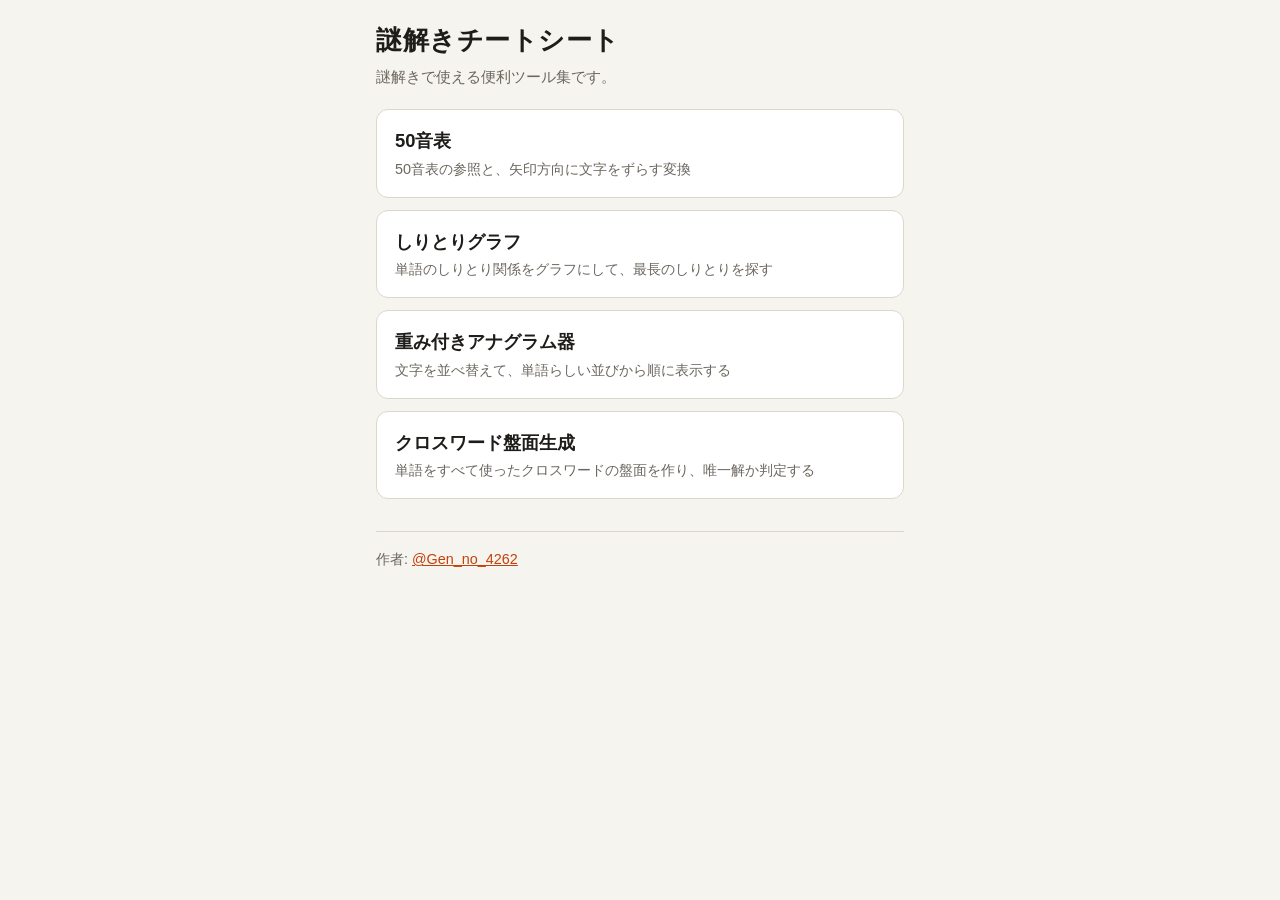
<file: index.html>
<!doctype html>
<html lang="ja">
<head>
  <meta charset="utf-8">
  <meta name="viewport" content="width=device-width, initial-scale=1">
  <title>謎解きチートシート</title>
  <meta name="description" content="謎解きで使える便利ツール集">
  <link rel="stylesheet" href="css/style.css">
</head>
<body>
  <main class="page">
    <h1>謎解きチートシート</h1>
    <p class="lead">謎解きで使える便利ツール集です。</p>

    <!-- 機能を追加するときは、ここに <li> を追加する -->
    <ul class="tool-list">
      <li>
        <a class="tool-card" href="gojuon.html">
          <h2>50音表</h2>
          <p>50音表の参照と、矢印方向に文字をずらす変換</p>
        </a>
      </li>
      <li>
        <a class="tool-card" href="shiritori.html">
          <h2>しりとりグラフ</h2>
          <p>単語のしりとり関係をグラフにして、最長のしりとりを探す</p>
        </a>
      </li>
      <li>
        <a class="tool-card" href="anagram.html">
          <h2>重み付きアナグラム器</h2>
          <p>文字を並べ替えて、単語らしい並びから順に表示する</p>
        </a>
      </li>
      <li>
        <a class="tool-card" href="crossword.html">
          <h2>クロスワード盤面生成</h2>
          <p>単語をすべて使ったクロスワードの盤面を作り、唯一解か判定する</p>
        </a>
      </li>
    </ul>

    <footer class="site-footer">
      作者: <a href="https://x.com/Gen_no_4262" target="_blank" rel="noopener">@Gen_no_4262</a>
    </footer>
  </main>
</body>
</html>
</file>
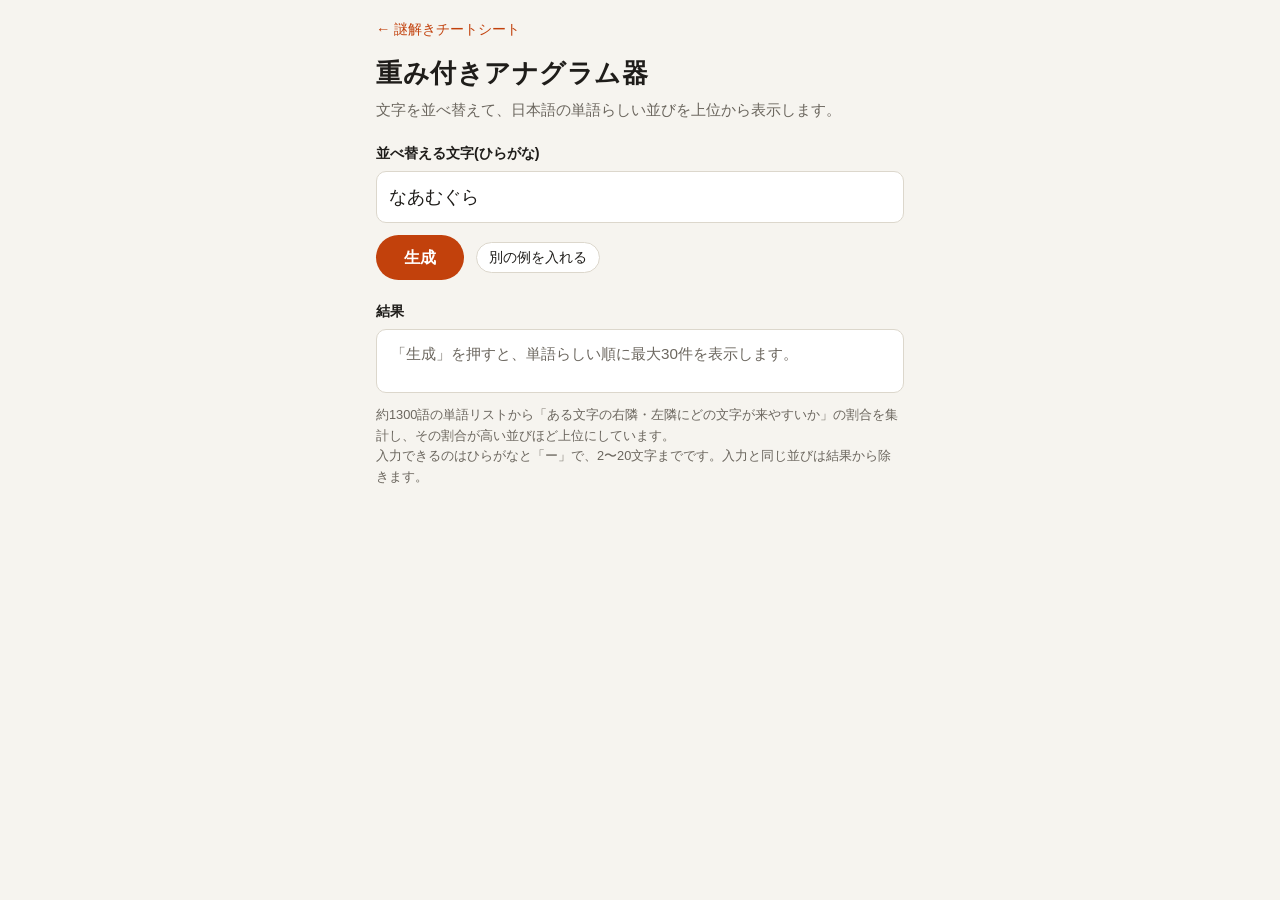
<file: anagram.html>
<!doctype html>
<html lang="ja">
<head>
  <meta charset="utf-8">
  <meta name="viewport" content="width=device-width, initial-scale=1">
  <title>重み付きアナグラム器 | 謎解きチートシート</title>
  <link rel="stylesheet" href="css/style.css">
</head>
<body>
  <main class="page">
    <a class="back" href="index.html">← 謎解きチートシート</a>
    <h1>重み付きアナグラム器</h1>
    <p class="lead">文字を並べ替えて、日本語の単語らしい並びを上位から表示します。</p>

    <label class="field-label" for="src">並べ替える文字(ひらがな)</label>
    <input class="text-input" id="src" type="text" autocomplete="off" spellcheck="false">

    <div class="button-row">
      <button type="button" class="primary-btn" id="generate">生成</button>
      <button type="button" class="copy-btn" id="example">別の例を入れる</button>
    </div>
    <p class="error" id="error" role="alert" hidden></p>

    <div class="output-head section-gap">
      <span class="field-label">結果</span>
      <span class="hint" id="result-info"></span>
    </div>
    <div class="output result-output" id="result" aria-live="polite">
      <p class="placeholder">「生成」を押すと、単語らしい順に最大30件を表示します。</p>
    </div>

    <p class="note">
      約1300語の単語リストから「ある文字の右隣・左隣にどの文字が来やすいか」の割合を集計し、その割合が高い並びほど上位にしています。<br>
      入力できるのはひらがなと「ー」で、2〜20文字までです。入力と同じ並びは結果から除きます。
    </p>
  </main>

  <script src="js/anagram-data.js"></script>
  <script src="js/anagram.js"></script>
</body>
</html>
</file>
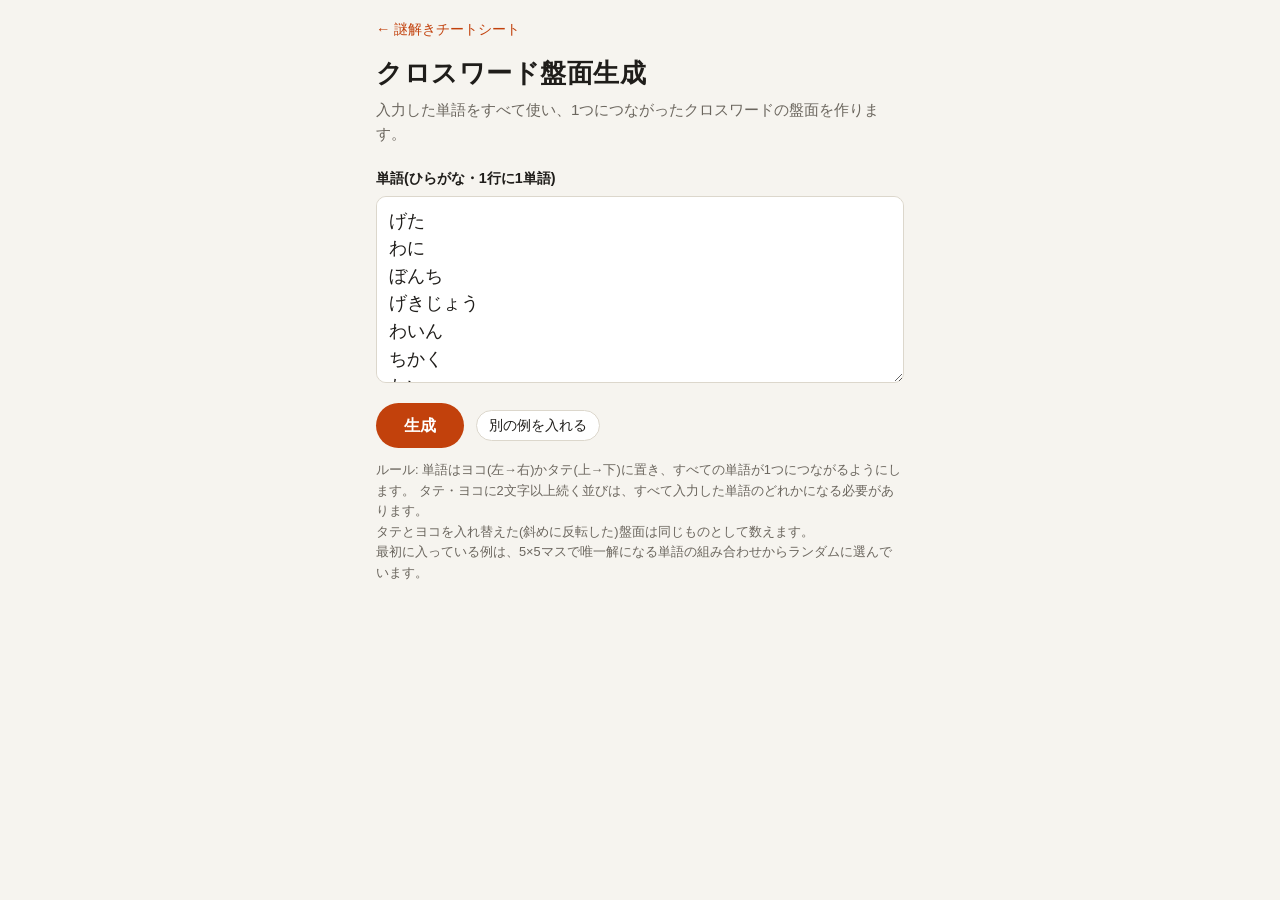
<file: crossword.html>
<!doctype html>
<html lang="ja">
<head>
  <meta charset="utf-8">
  <meta name="viewport" content="width=device-width, initial-scale=1">
  <title>クロスワード盤面生成 | 謎解きチートシート</title>
  <link rel="stylesheet" href="css/style.css">
</head>
<body>
  <main class="page">
    <a class="back" href="index.html">← 謎解きチートシート</a>
    <h1>クロスワード盤面生成</h1>
    <p class="lead">入力した単語をすべて使い、1つにつながったクロスワードの盤面を作ります。</p>

    <label class="field-label" for="words">単語(ひらがな・1行に1単語)</label>
    <textarea class="text-input words-input" id="words" rows="6" spellcheck="false" autocomplete="off"></textarea>

    <div class="button-row">
      <button type="button" class="primary-btn" id="generate">生成</button>
      <button type="button" class="copy-btn" id="example">別の例を入れる</button>
    </div>
    <p class="error" id="error" role="alert" hidden></p>

    <div class="section-gap" id="result" hidden>
      <p class="status" id="status"></p>
      <div class="board-nav" id="nav" hidden>
        <button type="button" class="copy-btn" id="prev" aria-label="前の盤面">← 前</button>
        <span class="hint" id="nav-label"></span>
        <button type="button" class="copy-btn" id="next" aria-label="次の盤面">次 →</button>
      </div>
      <div class="board-wrap">
        <div class="board" id="board" role="img" aria-label="クロスワードの盤面"></div>
      </div>
      <div class="clues" id="clues"></div>
    </div>

    <p class="note">
      ルール: 単語はヨコ(左→右)かタテ(上→下)に置き、すべての単語が1つにつながるようにします。
      タテ・ヨコに2文字以上続く並びは、すべて入力した単語のどれかになる必要があります。<br>
      タテとヨコを入れ替えた(斜めに反転した)盤面は同じものとして数えます。<br>
      最初に入っている例は、5×5マスで唯一解になる単語の組み合わせからランダムに選んでいます。
    </p>
  </main>

  <script src="js/crossword-presets.js"></script>
  <script src="js/crossword.js"></script>
</body>
</html>
</file>
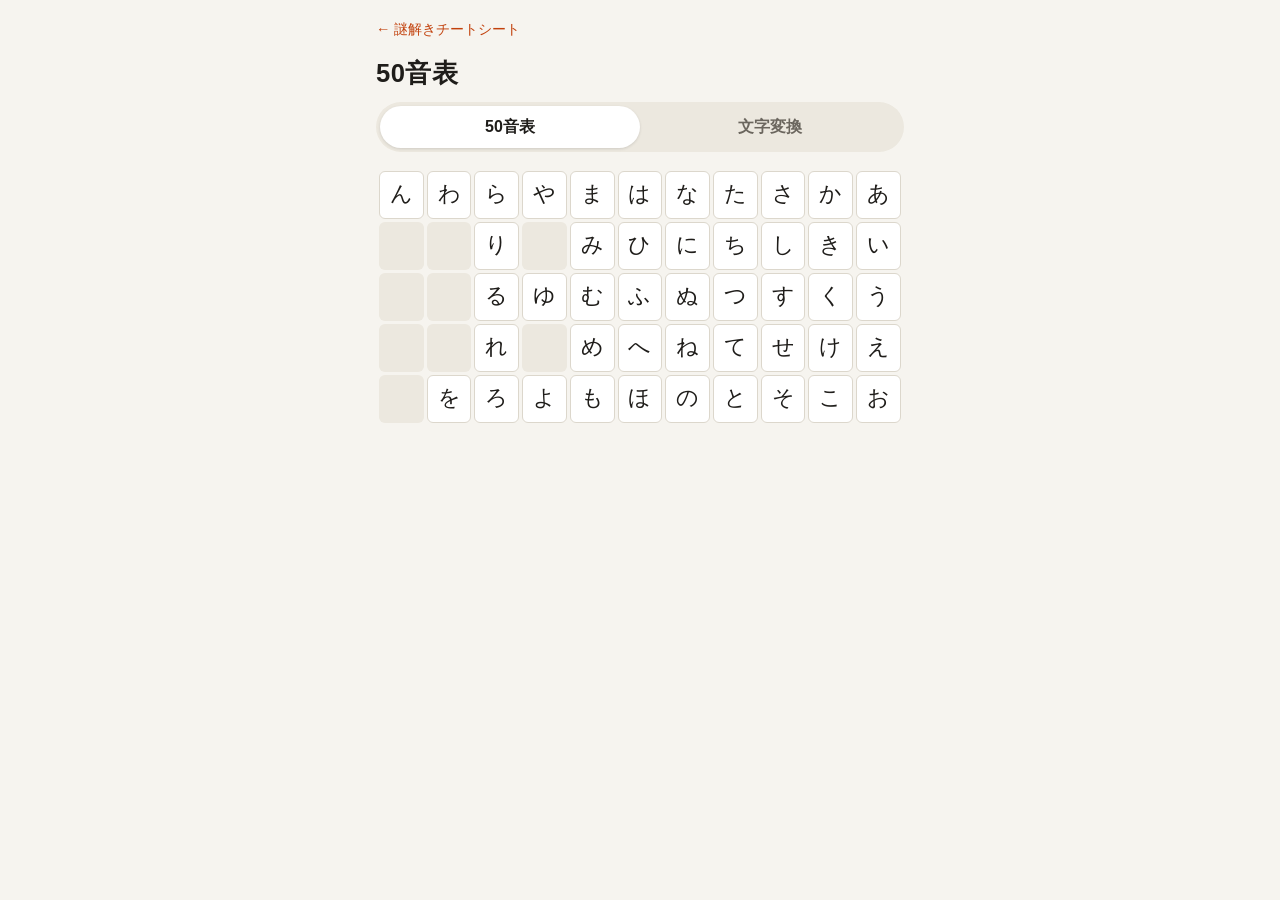
<file: gojuon.html>
<!doctype html>
<html lang="ja">
<head>
  <meta charset="utf-8">
  <meta name="viewport" content="width=device-width, initial-scale=1">
  <title>50音表 | 謎解きチートシート</title>
  <link rel="stylesheet" href="css/style.css">
</head>
<body>
  <main class="page">
    <a class="back" href="index.html">← 謎解きチートシート</a>
    <h1>50音表</h1>

    <div class="toggle" role="tablist" aria-label="機能の切り替え">
      <button type="button" role="tab" id="tab-table" aria-controls="panel-table" aria-selected="true">50音表</button>
      <button type="button" role="tab" id="tab-convert" aria-controls="panel-convert" aria-selected="false">文字変換</button>
    </div>

    <!-- サブ機能1: 50音表 -->
    <section class="panel" id="panel-table" role="tabpanel" aria-labelledby="tab-table">
      <table class="gojuon" id="gojuon-table" aria-label="50音表"></table>
    </section>

    <!-- サブ機能2: 文字変換 -->
    <section class="panel" id="panel-convert" role="tabpanel" aria-labelledby="tab-convert" hidden>
      <label class="field-label" for="src">変換する文字(ひらがな・カタカナ)</label>
      <input class="text-input" id="src" type="text" autocomplete="off" placeholder="例: なぞとき">

      <div class="controls">
        <button type="button" class="arrow-btn" id="arrow" aria-label="方向: 上(押すと45度回転)">
          <svg viewBox="0 0 24 24" fill="none" stroke="currentColor" stroke-width="2.4" stroke-linecap="round" stroke-linejoin="round" aria-hidden="true">
            <line x1="12" y1="20" x2="12" y2="4"/>
            <polyline points="5 11 12 4 19 11"/>
          </svg>
        </button>
        <div class="control-group">
          <span class="hint" id="dir-label">方向: 上</span>
          <label class="hint" for="num">ずらす数</label>
          <select class="num-select" id="num"></select>
        </div>
      </div>

      <div class="output-head">
        <span class="field-label">出力結果</span>
        <button type="button" class="copy-btn" id="copy">コピー</button>
      </div>
      <div class="output" id="out" aria-live="polite"></div>

      <p class="note">
        50音表の範囲外や空きマスにずれた文字は X になります。<br>
        濁点・半濁点・小さい文字は元の文字(例: が→か、っ→つ)として扱います。
      </p>
    </section>
  </main>

  <script src="js/gojuon.js"></script>
</body>
</html>
</file>
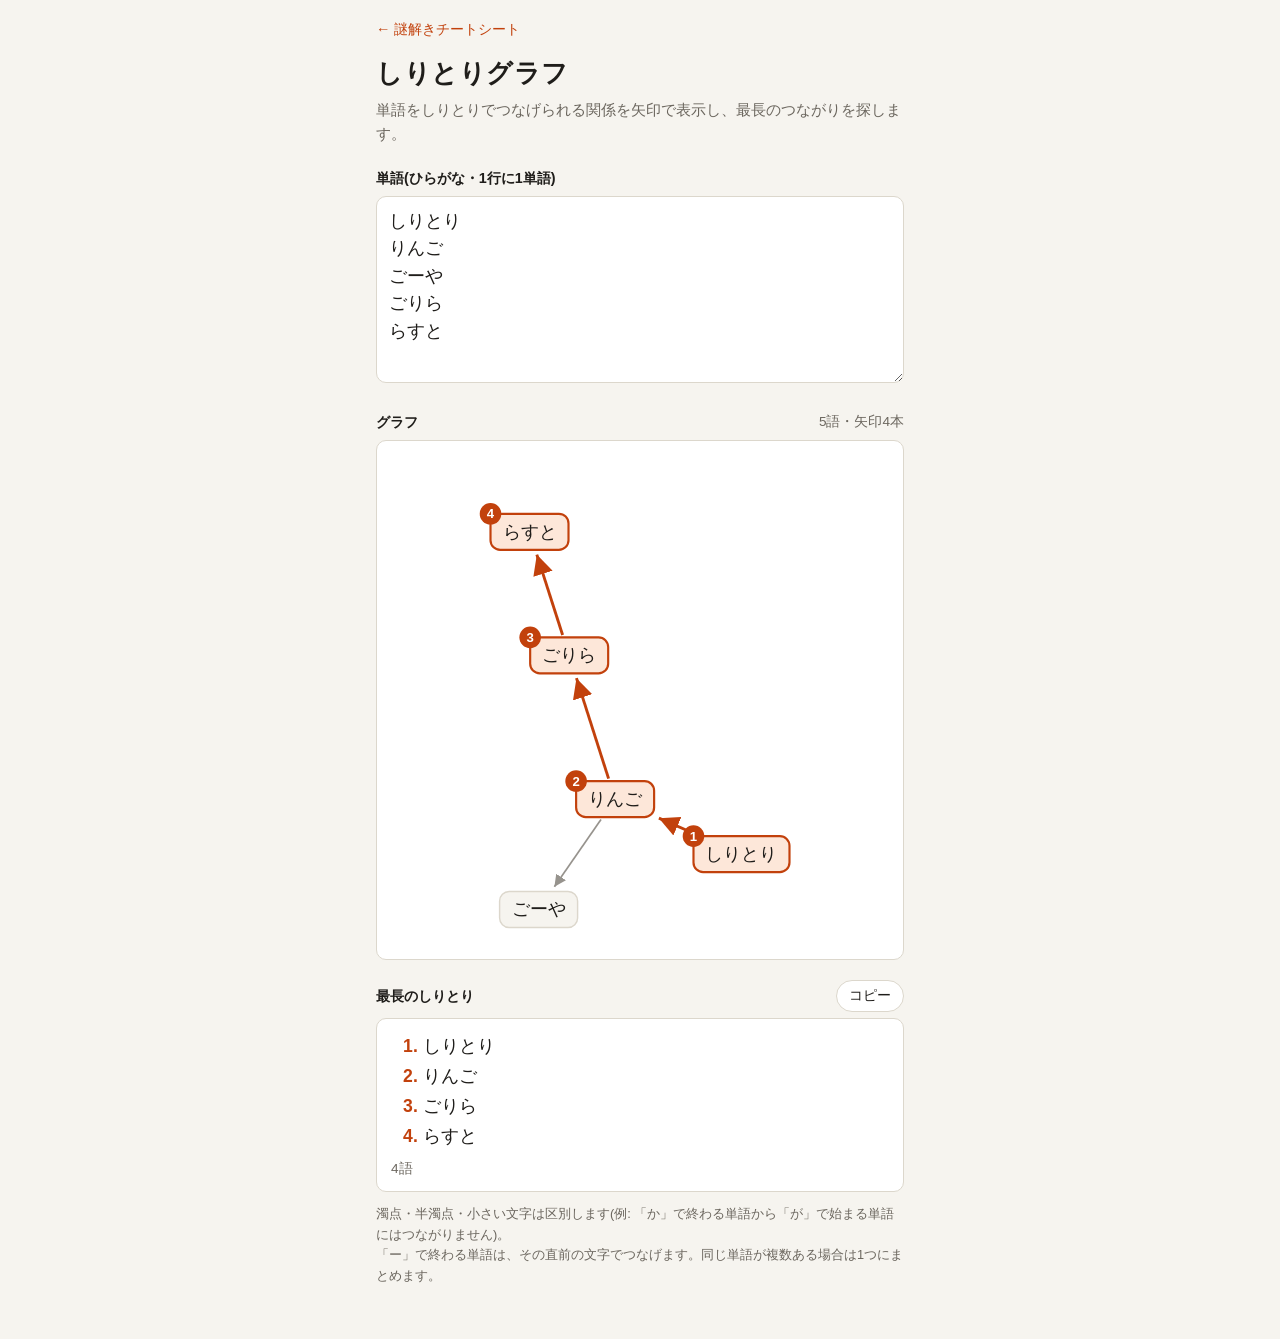
<file: shiritori.html>
<!doctype html>
<html lang="ja">
<head>
  <meta charset="utf-8">
  <meta name="viewport" content="width=device-width, initial-scale=1">
  <title>しりとりグラフ | 謎解きチートシート</title>
  <link rel="stylesheet" href="css/style.css">
</head>
<body>
  <main class="page">
    <a class="back" href="index.html">← 謎解きチートシート</a>
    <h1>しりとりグラフ</h1>
    <p class="lead">単語をしりとりでつなげられる関係を矢印で表示し、最長のつながりを探します。</p>

    <label class="field-label" for="words">単語(ひらがな・1行に1単語)</label>
    <textarea class="text-input words-input" id="words" rows="6" spellcheck="false" autocomplete="off">しりとり
りんご
ごーや
ごりら
らすと</textarea>
    <p class="error" id="error" role="alert" hidden></p>

    <div class="output-head section-gap">
      <span class="field-label">グラフ</span>
      <span class="hint" id="graph-info"></span>
    </div>
    <div class="graph-area" id="graph"></div>

    <div class="output-head section-gap">
      <span class="field-label">最長のしりとり</span>
      <button type="button" class="copy-btn" id="copy">コピー</button>
    </div>
    <div class="output path-output" id="path" aria-live="polite"></div>

    <p class="note">
      濁点・半濁点・小さい文字は区別します(例: 「か」で終わる単語から「が」で始まる単語にはつながりません)。<br>
      「ー」で終わる単語は、その直前の文字でつなげます。同じ単語が複数ある場合は1つにまとめます。
    </p>
  </main>

  <script src="js/shiritori.js"></script>
</body>
</html>
</file>
<file: css/style.css>
:root {
  --bg: #f6f4ef;
  --surface: #ffffff;
  --text: #1f1d1a;
  --muted: #6b665e;
  --border: #dcd7cc;
  --accent: #c2410c;
  --accent-soft: #fde7d9;
  --empty: #ece8df;
  --radius: 12px;
  --block: #2a2723;
}

@media (prefers-color-scheme: dark) {
  :root:not([data-theme="light"]) {
    --bg: #171614;
    --surface: #22201d;
    --text: #eeeae3;
    --muted: #a39d93;
    --border: #3a3631;
    --accent: #fb923c;
    --accent-soft: #3d2614;
    --empty: #2b2925;
    --block: #0a0908;
  }
}

* { box-sizing: border-box; }

html { -webkit-text-size-adjust: 100%; }

body {
  margin: 0;
  background: var(--bg);
  color: var(--text);
  font-family: "Hiragino Sans", "Hiragino Kaku Gothic ProN", "Noto Sans JP", "Yu Gothic UI", "Meiryo", sans-serif;
  line-height: 1.6;
}

.page {
  max-width: 560px;
  margin: 0 auto;
  padding: 16px 16px 40px;
}

a { color: var(--accent); }

.back {
  display: inline-block;
  font-size: 0.9rem;
  text-decoration: none;
  margin-bottom: 8px;
}
.back:hover { text-decoration: underline; }

h1 {
  font-size: 1.6rem;
  margin: 4px 0 4px;
  letter-spacing: 0.02em;
}

.lead {
  color: var(--muted);
  margin: 0 0 20px;
  font-size: 0.95rem;
}

/* ---------- メインページ ---------- */
.tool-list {
  list-style: none;
  padding: 0;
  margin: 0;
  display: grid;
  gap: 12px;
}

.tool-card {
  display: block;
  padding: 16px 18px;
  background: var(--surface);
  border: 1px solid var(--border);
  border-radius: var(--radius);
  color: var(--text);
  text-decoration: none;
  transition: border-color 0.15s, transform 0.15s;
}
.tool-card:hover { border-color: var(--accent); transform: translateY(-1px); }
.tool-card h2 { font-size: 1.15rem; margin: 0 0 2px; }
.tool-card p { margin: 0; color: var(--muted); font-size: 0.9rem; }

.site-footer {
  margin-top: 32px;
  padding-top: 16px;
  border-top: 1px solid var(--border);
  color: var(--muted);
  font-size: 0.9rem;
}

/* ---------- トグル(セグメント) ---------- */
.toggle {
  display: flex;
  background: var(--empty);
  border-radius: 999px;
  padding: 4px;
  margin: 8px 0 16px;
}
.toggle button {
  flex: 1;
  border: 0;
  background: transparent;
  color: var(--muted);
  font: inherit;
  font-weight: 600;
  padding: 8px 12px;
  border-radius: 999px;
  cursor: pointer;
  transition: background 0.15s, color 0.15s;
}
.toggle button[aria-selected="true"] {
  background: var(--surface);
  color: var(--text);
  box-shadow: 0 1px 3px rgba(0, 0, 0, 0.12);
}

.panel[hidden] { display: none; }

/* ---------- 50音表 ---------- */
.gojuon {
  width: 100%;
  border-collapse: separate;
  border-spacing: 3px;
  table-layout: fixed;
}
.gojuon td {
  text-align: center;
  vertical-align: middle;
  background: var(--surface);
  border: 1px solid var(--border);
  border-radius: 6px;
  font-size: clamp(0.95rem, 4.6vw, 1.35rem);
  height: clamp(36px, 10vw, 48px);
  padding: 0;
}
.gojuon td.empty {
  background: var(--empty);
  border-color: transparent;
}
.gojuon td.hit {
  background: var(--accent-soft);
  border-color: var(--accent);
}

/* ---------- 文字変換 ---------- */
.field-label {
  display: block;
  font-weight: 600;
  font-size: 0.9rem;
  margin-bottom: 6px;
}

.text-input {
  width: 100%;
  font: inherit;
  font-size: 1.15rem;
  padding: 10px 12px;
  border: 1px solid var(--border);
  border-radius: 10px;
  background: var(--surface);
  color: var(--text);
}
.text-input:focus { outline: 2px solid var(--accent); outline-offset: 1px; }

.controls {
  display: flex;
  align-items: center;
  gap: 16px;
  margin: 16px 0;
}

.arrow-btn {
  width: 64px;
  height: 64px;
  border-radius: 50%;
  border: 1px solid var(--border);
  background: var(--surface);
  color: var(--accent);
  cursor: pointer;
  display: grid;
  place-items: center;
  flex-shrink: 0;
}
.arrow-btn:active { transform: scale(0.96); }
.arrow-btn svg {
  width: 36px;
  height: 36px;
  transition: transform 0.2s ease;
}

.control-group { display: flex; flex-direction: column; gap: 4px; }
.control-group .hint { font-size: 0.85rem; color: var(--muted); }

.num-select {
  font: inherit;
  font-size: 1.1rem;
  padding: 8px 12px;
  border: 1px solid var(--border);
  border-radius: 10px;
  background: var(--surface);
  color: var(--text);
  min-width: 80px;
}

.output {
  min-height: 64px;
  padding: 12px 14px;
  background: var(--surface);
  border: 1px solid var(--border);
  border-radius: 10px;
  font-size: 1.5rem;
  letter-spacing: 0.08em;
  word-break: break-all;
}
.output .x { color: var(--accent); font-weight: 700; }
.output .placeholder { color: var(--muted); font-size: 0.95rem; letter-spacing: 0; }

.output-head {
  display: flex;
  justify-content: space-between;
  align-items: center;
  margin-bottom: 6px;
}
.output-head .field-label { margin: 0; }

.copy-btn {
  font: inherit;
  font-size: 0.85rem;
  padding: 4px 12px;
  border: 1px solid var(--border);
  border-radius: 999px;
  background: var(--surface);
  color: var(--text);
  cursor: pointer;
}

.note {
  margin-top: 12px;
  font-size: 0.8rem;
  color: var(--muted);
}

/* ---------- 共通 ---------- */
.section-gap { margin-top: 20px; }
.hint { font-size: 0.85rem; color: var(--muted); }
.placeholder { color: var(--muted); font-size: 0.95rem; margin: 0; }

.error {
  margin: 8px 0 0;
  padding: 8px 12px;
  border-radius: 8px;
  background: var(--accent-soft);
  color: var(--text);
  border: 1px solid var(--accent);
  font-size: 0.9rem;
}
.error[hidden] { display: none; }

/* ---------- しりとりグラフ ---------- */
.words-input {
  resize: vertical;
  min-height: 140px;
  line-height: 1.5;
}

.graph-area {
  background: var(--surface);
  border: 1px solid var(--border);
  border-radius: 10px;
  padding: 8px;
  min-height: 120px;
  display: grid;
  place-items: center;
}
.graph-area svg { width: 100%; height: auto; display: block; }

.graph-area .edge { fill: none; stroke: var(--muted); stroke-width: 1.4; opacity: 0.7; }
.graph-area .edge-hit { stroke: var(--accent); stroke-width: 2.4; opacity: 1; }
.graph-area .marker-normal path { fill: var(--muted); }
.graph-area .marker-hit path { fill: var(--accent); }

.graph-area .node rect { fill: var(--bg); stroke: var(--border); stroke-width: 1.2; }
.graph-area .node text { fill: var(--text); font-size: 15px; }
.graph-area .node-hit rect { fill: var(--accent-soft); stroke: var(--accent); stroke-width: 1.8; }
.graph-area .badge { fill: var(--accent); }
.graph-area .node .badge-text { fill: #fff; font-size: 11px; font-weight: 700; }

.path-output { font-size: 1.1rem; letter-spacing: 0; }
.path-list { margin: 0; padding-left: 1.8em; }
.path-list li { padding: 1px 0; }
.path-list li::marker { color: var(--accent); font-weight: 700; }
.path-meta { margin: 6px 0 0; font-size: 0.85rem; color: var(--muted); }

/* ---------- 重み付きアナグラム器 ---------- */
.button-row {
  display: flex;
  align-items: center;
  gap: 12px;
  margin-top: 12px;
}
.primary-btn {
  font: inherit;
  font-weight: 700;
  font-size: 1rem;
  padding: 10px 28px;
  border: 0;
  border-radius: 999px;
  background: var(--accent);
  color: #fff;
  cursor: pointer;
}
.primary-btn:active { transform: scale(0.97); }

.result-output { font-size: 1.1rem; letter-spacing: 0; }
.result-list { margin: 0; padding: 0; list-style: none; counter-reset: rank; }
.result-list li {
  display: flex;
  align-items: center;
  gap: 10px;
  padding: 3px 0;
  counter-increment: rank;
}
.result-list li::before {
  content: counter(rank);
  flex: 0 0 1.8em;
  text-align: right;
  color: var(--muted);
  font-size: 0.8rem;
}
.result-word { flex: 1; min-width: 0; word-break: break-all; letter-spacing: 0.05em; }
.result-bar {
  flex: 0 0 72px;
  height: 6px;
  border-radius: 3px;
  background: var(--empty);
  overflow: hidden;
}
.result-bar span { display: block; height: 100%; background: var(--accent); border-radius: 3px; }

/* ---------- クロスワード盤面生成 ---------- */
.status {
  margin: 0 0 12px;
  padding: 8px 12px;
  border-radius: 8px;
  background: var(--surface);
  border: 1px solid var(--border);
  font-size: 0.95rem;
}
.status-ok { border-color: var(--accent); background: var(--accent-soft); font-weight: 600; }
.status-ng { color: var(--muted); }

.board-nav {
  display: flex;
  align-items: center;
  justify-content: center;
  gap: 16px;
  margin-bottom: 12px;
}
.board-nav[hidden] { display: none; }
.copy-btn:disabled { opacity: 0.4; cursor: default; }
.primary-btn:disabled { opacity: 0.6; cursor: default; }

.board-wrap { overflow-x: auto; padding-bottom: 4px; }
.board {
  --size: min(44px, calc((100vw - 40px) / var(--cols)));
  display: grid;
  grid-template-columns: repeat(var(--cols), var(--size));
  grid-auto-rows: var(--size);
  gap: 0;
  width: max-content;
  margin: 0 auto;
  border: 2px solid var(--text);
}
.board .cell {
  position: relative;
  display: grid;
  place-items: center;
  background: var(--surface);
  border: 1px solid var(--border);
  font-size: calc(var(--size) * 0.5);
  line-height: 1;
}
.board .cell-black { background: var(--block); border-color: var(--block); }
.board .cell-num {
  position: absolute;
  top: 1px;
  left: 2px;
  font-size: max(9px, calc(var(--size) * 0.22));
  color: var(--muted);
}

.clues {
  display: grid;
  grid-template-columns: 1fr 1fr;
  gap: 12px;
  margin-top: 16px;
}
.clue-box {
  background: var(--surface);
  border: 1px solid var(--border);
  border-radius: 10px;
  padding: 10px 12px;
}
.clue-box h2 { font-size: 0.95rem; margin: 0 0 4px; }
.clue-box ul { list-style: none; margin: 0; padding: 0; }
.clue-box li { padding: 1px 0; }
.clue-box b { color: var(--accent); display: inline-block; min-width: 1.4em; }
</file>
